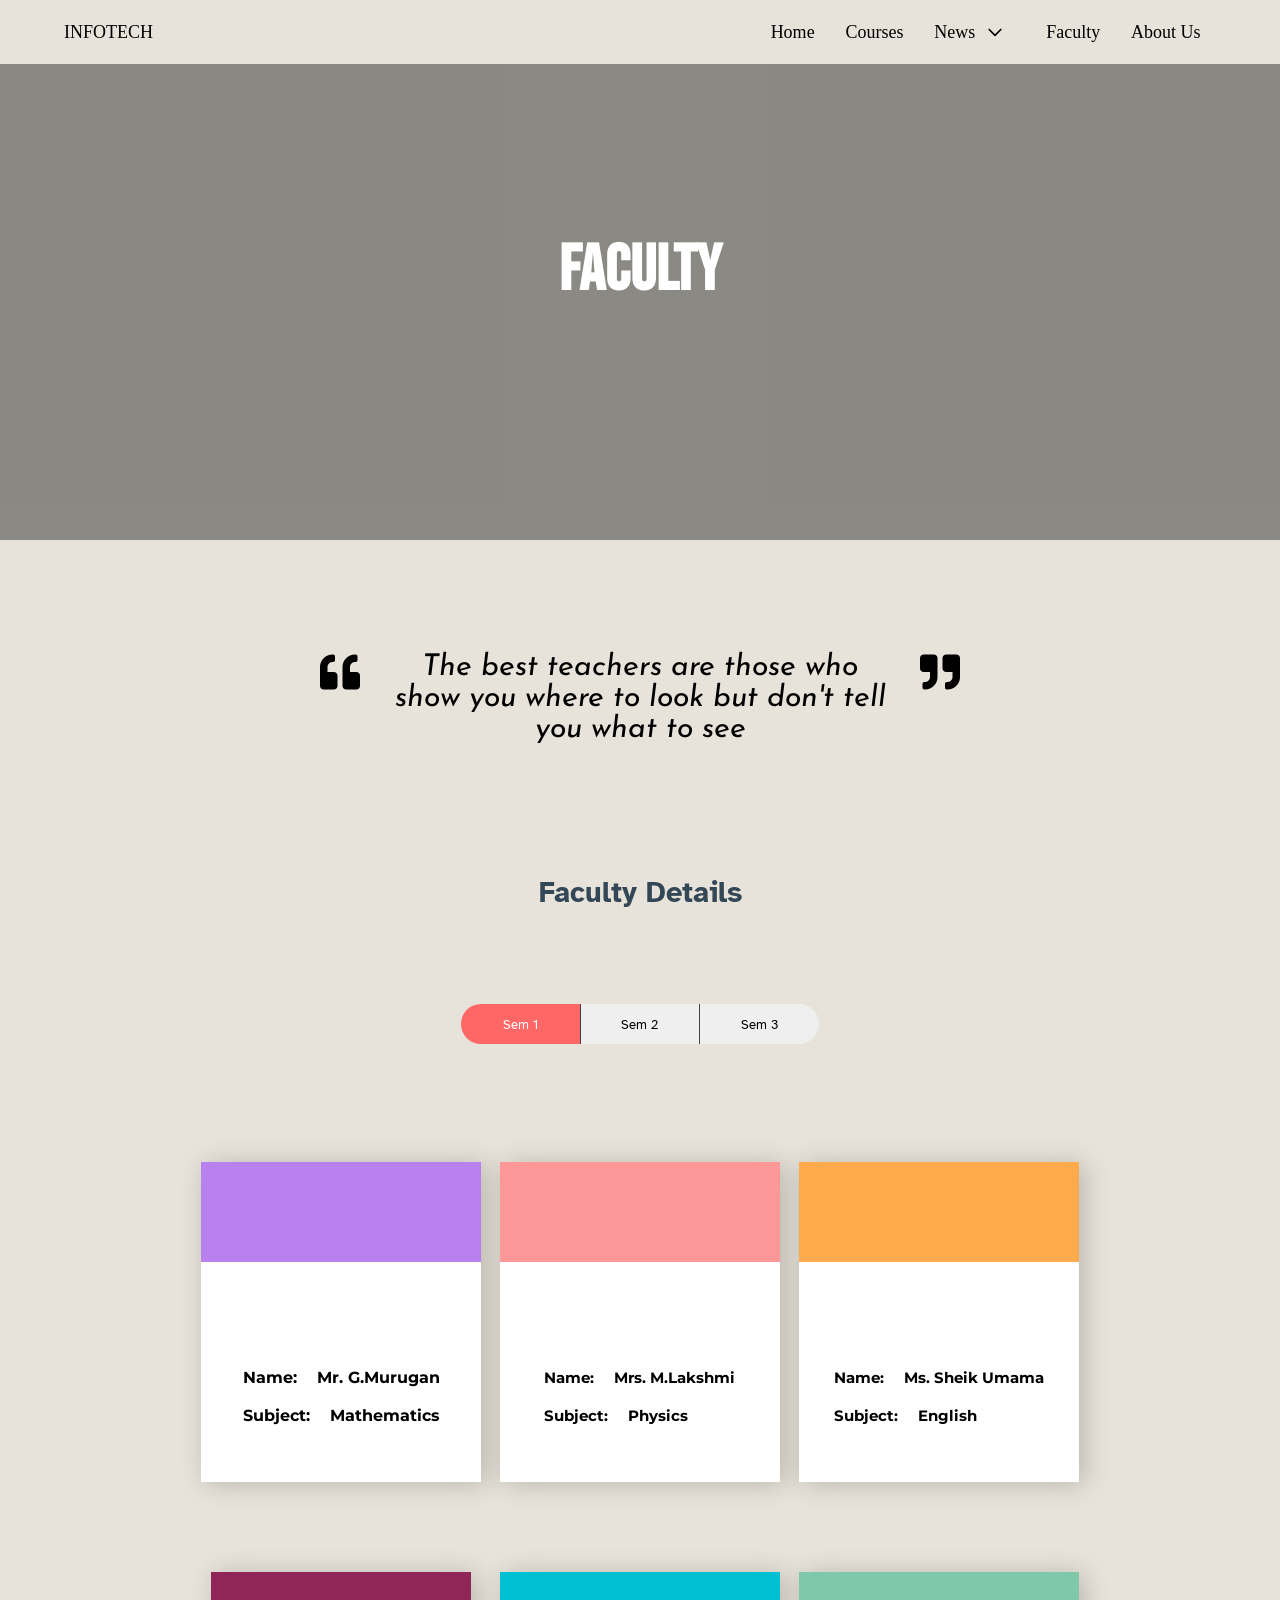
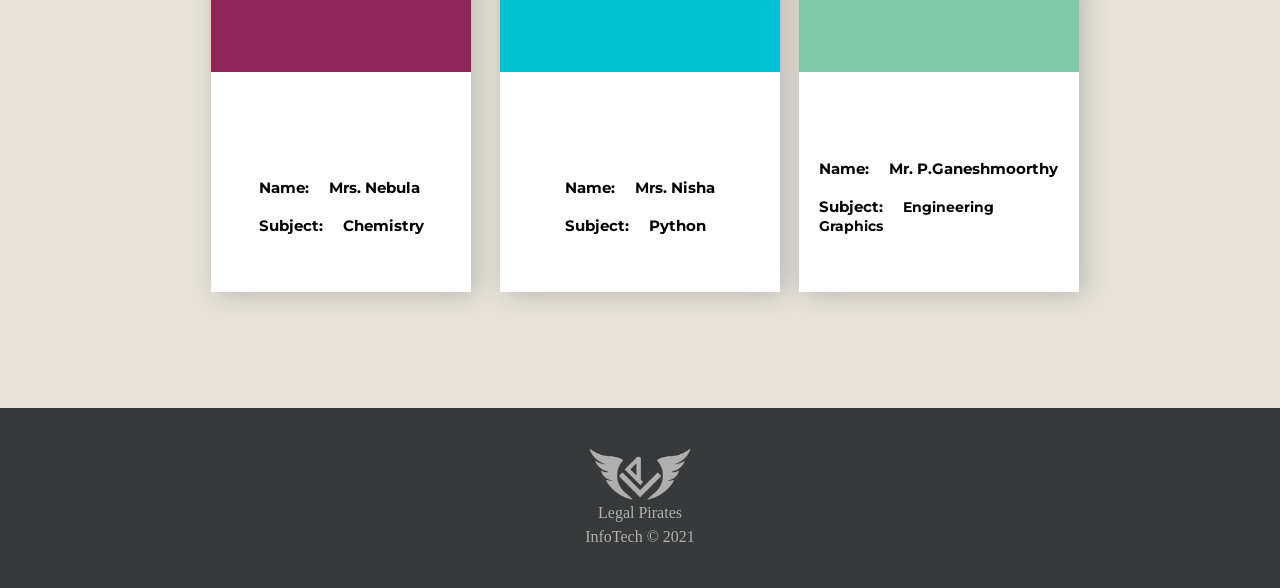
<file: faculty/faculty.html>
<!DOCTYPE html>
<html lang="en">

<head>
	<meta charset="UTF-8">
	<meta http-equiv="X-UA-Compatible" content="IE=edge">
	<meta name="viewport" content="width=device-width, initial-scale=1.0">
	<link rel="shortcut icon" href="../CIT_LOGO.jpg" type="image/x-icon">
	<link href="https://fonts.googleapis.com/css2?family=Palette+Mosaic&display=swap" rel="stylesheet">
	<link href="https://fonts.googleapis.com/css2?family=Roboto:ital@1&display=swap" rel="stylesheet">
	<link href="https://fonts.googleapis.com/css2?family=Atkinson+Hyperlegible&display=swap" rel="stylesheet">
	<link href="https://fonts.googleapis.com/css2?family=Montserrat:wght@600&display=swap" rel="stylesheet">
	<link href="https://fonts.googleapis.com/css2?family=Anton&display=swap" rel="stylesheet">
	<link href="https://fonts.googleapis.com/css2?family=Source+Code+Pro:wght@500&display=swap" rel="stylesheet">
	<link href="https://fonts.googleapis.com/css2?family=Anton&family=Montserrat:ital@1&display=swap" rel="stylesheet">
	<link href="https://fonts.googleapis.com/css2?family=Anton&family=Dancing+Script&display=swap" rel="stylesheet">
	<link href="https://fonts.googleapis.com/css2?family=Anton&family=Bebas+Neue&display=swap" rel="stylesheet">
	<link href="https://fonts.googleapis.com/css2?family=Anton&family=Josefin+Sans:ital@1&display=swap"
		rel="stylesheet">
		<link rel="stylesheet" href="https://cdnjs.cloudflare.com/ajax/libs/font-awesome/5.15.4/css/all.min.css" integrity="sha512-1ycn6IcaQQ40/MKBW2W4Rhis/DbILU74C1vSrLJxCq57o941Ym01SwNsOMqvEBFlcgUa6xLiPY/NS5R+E6ztJQ==" crossorigin="anonymous" referrerpolicy="no-referrer" />
	<link rel="stylesheet" href="./faculty.css">
	<link rel="stylesheet" href="../styles.common.css">
	<title>Faculty</title>
</head>

<body>
	<div class="container">
		<header class="nav-container">
			<nav class="navbar">
				<span>INFOTECH</span>
				<ul class="navlink-container">
					<li class="nav-link"><a href="../index.html">Home</a></li>
					<li class="nav-link"><a href="../courses/course.html">Courses</a></li>
					<li class="nav-link news-li">
						<a href="../news/news.html">News</a><svg xmlns="http://www.w3.org/2000/svg" class="h-6 w-6"
							fill="none" viewBox="0 0 24 24" stroke="currentColor">
							<path stroke-linecap="round" stroke-linejoin="round" stroke-width="2" d="M19 9l-7 7-7-7" />
						</svg>
						<div class="news-dropdown">
							<a href="../news/news.html#tech">TECH</a><a href="../news.html#general">GENERAL</a><a
								href="../news.html#cc">CARRIER
								COMPASS</a>
						</div>
					</li>
					<li class="nav-link">
						<a href="./faculty.html">Faculty</a>
					</li>
					<li class="nav-link">
						<a href="../aboutus/aboutus.html">About Us</a>
					</li>
				</ul>
			</nav>
		</header>

		<section class="header">
			<section class="img-1">
				<h1 class="title">Faculty</h1>


			</section>
			<div class="quote">
				<i class="fa fa-quote-left" aria-hidden="true" style="margin-right: 2rem; font-size: 40px;"></i>
				<p><i>The best teachers are those who show you where to look but don't tell you what to see</i> </p> <i
					class="fa fa-quote-right" aria-hidden="true" style="margin-left: 2rem; font-size: 40px;"></i>

			</div>




			<br>
			<h1 class="faculty-details"><span class="border">Faculty Details</span></h1>
			<section class="btn ">
				<button class="scroll-content color" id="card-1">
					Sem 1
				</button>
				<button class="scroll-content" id="card-2">
					Sem 2
				</button>
				<button class="scroll-content" id="card-3">
					Sem 3
				</button>

			</section>



			<section>
				<div class="container-2 show card-1-content container-grid1">

					<div class="box1 shadow ">

						<div class="img-container1">
							<!-- <img class="img-circle" src="../resources/Screenshot (53).png" alt="">  -->

						</div>



						<div class="details">
							<div class="d2">

								<h4>Name:<span style="margin-left: 20px;">Mr. G.Murugan</span></h4>
								<br />
								<h4>Subject:<span style="margin-left: 20px;">Mathematics</span></h4>




								<br>
								<br>
								<br>




							</div>

						</div>

					</div>

					<div class="box2 shadow ">
						<div class="img-container2">
							<!-- <img class="img-circle" src="../resources/Screenshot (53).png" alt="">  -->

						</div>



						<div class="details">
							<div class="d2">

								<h4>Name:<span style="margin-left: 20px;">Mrs. M.Lakshmi</span></h4>
								<br>
								<h4>Subject:<span style="margin-left: 20px;">Physics</span></h4>



								<br>
								<br>
								<br>




							</div>

						</div>
					</div>

					<div class="box3 shadow ">

						<div class="img-container3">
							<!-- <img class="img-circle" src="../resources/Screenshot (53).png" alt="">  -->

						</div>

						<div class="details">
							<div class="d2">

								<h4>Name:<span style="margin-left: 20px;">Ms. Sheik Umama</span></h4>
								<br>

								<h4>Subject:<span style="margin-left: 20px;">English</span></h4>


								<br>
								<br>
								<br>




							</div>
						</div>
					</div>

					<div class="box4 shadow ">

						<div class="img-container4">
							<!-- <img class="img-circle" src="../resources/Screenshot (53).png" alt="">  -->

						</div>

						<div class="details">
							<div class="d2">

								<h4>Name:<span style="margin-left: 20px;">Mrs. Nebula</span></h4>
								<br />
								<h4>Subject:<span style="margin-left: 20px;">Chemistry</span></h4>


								<br>
								<br>
								<br>




							</div>

						</div>
					</div>

					<div class="box5 shadow ">

						<div class="img-container5">
							<!-- <img class="img-circle" src="../resources/Screenshot (53).png" alt="">  -->

						</div>

						<div class="details">
							<div class="d2">

								<h4>Name:<span style="margin-left: 20px;">Mrs. Nisha</span></h4>
								<br>

								<h4>Subject:<span style="margin-left: 20px;">Python</span></h4>


								<br>
								<br>
								<br>




							</div>

						</div>
					</div>


					<div class="box6 shadow ">

						<div class="img-container6">
							<!-- <img class="img-circle" src="../resources/Screenshot (53).png" alt="">  -->

						</div>


						<div class="details">
							<div class="d2">

								<h4>Name:<span style="margin-left: 20px;">Mr. P.Ganeshmoorthy</span></h4>
								<br>
								<h4>Subject:<span class="eg">Engineering Graphics</span></h4>

								<br>
								<br>
								<br>




							</div>


						</div>

					</div>



				</div>
				<div class="container-2 card-2-content container-grid2">

					<div class="box7 shadow ">
						<div class="img-container12">
							<!-- <img class="img-circle" src="../resources/Screenshot (53).png" alt="">  -->

						</div>


						<div class="details">
							<div class="d2">

								<h4>Name:<span style="margin-left: 20px;">Mrs. Vijayalaksmi</span></h4>
								<br />
								<h4>Subject:<span style="margin-left: 20px;">Programming in C</span></h4>


								<br>
								<br>
								<br>




							</div>


						</div>


					</div>

					<div class="box8 shadow ">
						<div class="img-container11">
							<!-- <img class="img-circle" src="../resources/Screenshot (53).png" alt="">  -->

						</div>

						<div class="details">
							<div class="d2">

								<h4>Name:<span style="margin-left: 20px;">Mrs. Brindha</span></h4>
								<br />
								<h4>Subject:<span style="margin-left: 20px;">ITE</span></h4>


								<br>
								<br>
								<br>




							</div>

						</div>

					</div>

					<div class="box9 shadow ">

						<div class="img-container9">
							<!-- <img class="img-circle" src="../resources/Screenshot (53).png" alt="">  -->

						</div>

						<div class="details">
							<div class="d2">

								<h4>Name:<span style="margin-left: 20px;">Ms. Sheik Umama</span></h4>
								<br>

								<h4>Subject:<span style="margin-left: 20px;">English</span></h4>


								<br>
								<br>
								<br>




							</div>
						</div>
					</div>

					<div class="box10 shadow ">
						<div class="img-container7">
							<!-- <img class="img-circle" src="../resources/Screenshot (53).png" alt="">  -->

						</div>



						<div class="details">
							<div class="d2">

								<h4>Name:<span style="margin-left: 20px;">Mr. G.Murugan</span></h4>
								<br />
								<h4>Subject:<span style="margin-left: 20px;">Mathematics</span></h4>


								<br>
								<br>
								<br>




							</div>

						</div>



					</div>

					<div class="box11 shadow ">
						<div class="img-container8">
							<!-- <img class="img-circle" src="../resources/Screenshot (53).png" alt="">  -->

						</div>



						<div class="details">
							<div class="d2">

								<h4>Name:<span style="margin-left: 20px;">Mrs. M.lakshmi</span></h4>
								<br />
								<h4>Subject:<span style="margin-left: 20px;">Physics</span></h4>


								<br>
								<br>
								<br>




							</div>

						</div>


					</div>


					<div class="box12 shadow ">
						<div class="img-container10">
							<!-- <img class="img-circle" src="../resources/Screenshot (53).png" alt="">  -->

						</div>

						<div class="details">
							<div class="d2">

								<h4>Name:<span style="margin-left: 20px;">Mr. C.Poun Doss</span></h4>
								<br />
								<h4>Subject:<span style="margin-left: 20px;">BEEME</span></h4>


								<br>
								<br>
								<br>




							</div>

						</div>




					</div>



				</div>
				<div class="container-2 card-3-content container-grid3">

					<div class="box13 shadow ">


						<div class="img-container13">
							<!-- <img class="img-circle" src="../resources/Screenshot (53).png" alt="">  -->

						</div>



						<div class="details">
							<div class="d2">

								<h4>Name:<span style="margin-left: 20px;">Mr. C.Poun Doss</span></h4>
								<br />
								<h4>Subject:<span style="margin-left: 20px;">ADC</span></h4>


								<br>
								<br>
								<br>




							</div>

						</div>

					</div>

					<div class="box14 shadow ">
						<div class="img-container14">
							<!-- <img class="img-circle" src="../resources/Screenshot (53).png" alt="">  -->

						</div>



						<div class="details">
							<div class="d2">

								<h4>Name:<span style="margin-left: 20px;">Mrs Sabareeswari</span></h4>
								<br />
								<h4>Subject:<span style="margin-left: 20px;">DPSD</span></h4>


								<br>
								<br>
								<br>




							</div>

						</div>
					</div>

					<div class="box15 shadow">

						<div class="img-container15">
							<!-- <img class="img-circle" src="../resources/Screenshot (53).png" alt="">  -->

						</div>

						<div class="details">
							<div class="d2">

								<h4>Name:<span style="margin-left: 20px;">Mr. G.Senthil Kumar</span></h4>
								<br />
								<h4>Subject:<span style="margin-left: 20px;">OOP</span></h4>


								<br>
								<br>
								<br>




							</div>
						</div>
					</div>

					<div class="box16 shadow ">

						<div class="img-container16">
							<!-- <img class="img-circle" src="../resources/Screenshot (53).png" alt="">  -->

						</div>

						<div class="details">
							<div class="d2">

								<h4>Name:<span style="margin-left: 20px;">Mrs. P.Kamala</span></h4>
								<br />
								<h4>Subject:<span style="margin-left: 20px;">Mathematics</span></h4>


								<br>
								<br>
								<br>




							</div>

						</div>
					</div>

					<div class="box17 shadow ">

						<div class="img-container17">
							<!-- <img class="img-circle" src="../resources/Screenshot (53).png" alt="">  -->

						</div>

						<div class="details">
							<div class="d2">

								<h4>Name:<span style="margin-left: 20px;">Mr. Dinesh</span></h4>
								<br />
								<h4>Subject:<span style="margin-left: 20px;">Technical Training</span></h4>


								<br>
								<br>
								<br>




							</div>

						</div>
					</div>


					<div class="box18 shadow ">

						<div class="img-container18">
							<!-- <img class="img-circle" src="../resources/Screenshot (53).png" alt="">  -->

						</div>


						<div class="details">
							<div class="d2">

								<h4>Name:<span style="margin-left: 20px;">Mr. Manickavasagam</span></h4>
								<br />
								<h4>Subject:<span style="margin-left: 20px;">Aptitude</span></h4>


								<br>
								<br>
								<br>




							</div>


						</div>

					</div>



				</div>


			</section>

			<footer>
				<img draggable="false" draggable="false" class="lp_logo" src="../Logo_5.png" alt="lp Logo" />
				<a>Legal Pirates</a>
				<p>InfoTech &copy 2021</p>
			</footer>



	</div>


	<script src="faculty.js"></script>
	<script src="../nav.js"></script>
</body>

</html>
</file>
<file: faculty/faculty.css>
* {
	padding: 0;
	margin: 0;
	box-sizing: border-box;
}

.title {
	color: rgb(255, 255, 255);
	font-size: 4rem;
	z-index: 5;
	font-family: 'Bebas Neue', cursive;
	/* transform: translate(-50%,-50%); */
}

.nav-container {
	background-color: #e7e3da !important;
}

.header {
	background-color: #e7e3da;
}

.quote {
	display: flex;
	margin-left: auto;
	margin-right: auto;
	width: 50%;
	margin-top: 7rem;
	margin-bottom: 7rem;
	color: rgb(0, 0, 0);
	z-index: 6;
	font-family: 'Josefin Sans', sans-serif;
	font-size: 1.875rem;
	text-align: center;
}
.img-1 {
	position: relative;
	display: flex;

	align-items: center;
	justify-content: center;
	background: url('https://th.bing.com/th/id/R.c02e754b290f335ba288be95a9b1ba32?rik=aJxhyEvc%2bpHRDw&riu=http%3a%2f%2fwww.earnmydegree.com%2fsites%2fall%2ffiles%2fpublic%2fimages%2fshutterstock_123383902.jpg&ehk=K14C50OSRkUjQI6TZ%2bTjJfd%2b%2fOfXH7g%2bx6IR62Adi58%3d&risl=&pid=ImgRaw&r=0https://www.citchennai.edu.in/wp-content/themes/cit/images/profile-bg.jpg')
		bottom/cover;
	background-attachment: fixed;
	width: 100%;
	height: 60vh;
}
.img-1::after {
	content: '';
	position: absolute;
	top: 0;
	left: 0;
	height: 100%;
	width: 100%;
	/* background-color: rgba(46, 115, 204, 0.3); */
	/* background: -webkit-linear-gradient(rgba(29, 38, 113, 0.4), rgba(195, 55, 100, 0.4)); */
	background: rgba(0, 0, 0, 0.4);

	z-index: 0;
}
.btn {
	position: relative;
	display: inline-flex;
	width: 28vw;
	height: 40px;
	left: 36vw;
	right: 35vw;
	margin-top: 2.5cm;
	margin-bottom: 1cm;
}
.color {
	background-color: #ff6767;
	color: white;
}

.scroll-content {
	display: inline-block;
	width: 50%;
	cursor: pointer;
	font-family: 'Atkinson Hyperlegible', sans-serif;
}
#card-1 {
	border-radius: 20px 0px 0px 20px;
	border: 0px solid;
}
#card-2 {
	border-radius: 0px 0px 0px 0px;
	border: 0px solid;
	border-left: 1px solid #444444;
	border-right: 1px solid #444444;
}
#card-3 {
	border-radius: 0px 20px 20px 0px;
	border: 0px solid;
}
.btn-1 {
	border-bottom: 3px solid #f8361c;
}
.container-2 {
	margin-top: 5rem;
	position: relative;
	width: 70%;
	left: 15%;
	right: 15%;
	/* display: grid; */
	/* grid-template-areas: 
	"box1 box2 box3"
	"box4 box5 box6"; */
	justify-items: center;
	/* align-items: center; */
	grid-row-gap: 10vh;
	margin-bottom: 7.25rem;
	animation-name: cardanimation;
	animation-duration: 700ms;
}
.container-grid1 {
	display: grid;
	grid-template-areas:
		'box1 box2 box3'
		'box4 box5 box6';
}
.container-grid2 {
	display: grid;
	grid-template-areas:
		'box7 box8 box9'
		'box10 box11 box12';
}
.container-grid3 {
	display: grid;
	grid-template-areas:
		'box13 box14 box15'
		'box16 box17 box18';
}

.border {
	font-family: 'Atkinson Hyperlegible', sans-serif;
	color: #334756;
	font-size: 1.8rem;
	padding-bottom: 0px;
}
.faculty-details {
	text-align: center;

	padding-left: 0px;
}
.shadow {
	box-shadow: 5px 2px 25px 0px rgba(0, 0, 0, 0.2);
}
.box1:hover .details {
	height: 0;
	color: white;
}
.box1 {
	font-family: 'Montserrat', sans-serif;
	font-size: 16px;
	text-align: center;
	position: relative;
	grid-area: box1;
	height: 320px;
	width: 280px;
	background-color: #b980f0;
	transition: 300ms ease-in-out;
}
.box1:hover .details {
	height: 0;
	color: white;
}
.box2:hover .details {
	height: 0;
	color: white;
}
.box3:hover .details {
	height: 0;
	color: white;
}
.box4:hover .details {
	height: 0;
	color: white;
}
.box5:hover .details {
	height: 0;
	color: white;
}
.box6:hover .details {
	height: 0;
	color: white;
}
.box7:hover .details {
	height: 0;
	color: white;
}
.box8:hover .details {
	height: 0;
	color: white;
}
.box9:hover .details {
	height: 0;
	color: white;
}
.box10:hover .details {
	height: 0;
	color: white;
}
.box11:hover .details {
	height: 0;
	color: white;
}
.box12:hover .details {
	height: 0;
	color: white;
}
.box13:hover .details {
	height: 0;
	color: white;
}
.box14:hover .details {
	height: 0;
	color: white;
}
.box15:hover .details {
	height: 0;
	color: white;
}
.box16:hover .details {
	height: 0;
	color: white;
}
.box17:hover .details {
	height: 0;
	color: white;
}
.box18:hover .details {
	height: 0;
	color: white;
}
.box1:hover,
.box2:hover,
.box3:hover,
.box4:hover,
.box5:hover,
.box6:hover,
.box7:hover,
.box8:hover,
.box9:hover,
.box10:hover,
.box11:hover,
.box12:hover,
.box13:hover,
.box14:hover,
.box15:hover,
.box16:hover,
.box17:hover,
.box18:hover {
	transform: scale(1.05);
	box-shadow: 5px 5px 50px 0px rgba(0, 0, 0, 0.3);
}

.box2 {
	font-family: 'Montserrat', sans-serif;
	font-size: 15px;
	position: absolute;
	text-align: center;
	grid-area: box2;
	height: 320px;
	min-width: 280px;
	background-color: #fe9898;
	transition: 300ms ease-in-out;
}
.box3 {
	font-family: 'Montserrat', sans-serif;
	font-size: 15px;
	position: relative;
	text-align: center;
	background-color: #ffaa4c;
	grid-area: box3;
	min-height: 320px;
	min-width: 280px;

	transition: 300ms ease-in-out;
}
.box4 {
	font-family: 'Montserrat', sans-serif;
	font-size: 15px;
	position: relative;
	text-align: center;
	background-color: #8e2657;
	grid-area: box4;
	min-height: 300px;
	min-width: 260px;
	transition: 300ms ease-in-out;
}
.box5 {
	font-family: 'Montserrat', sans-serif;
	font-size: 15px;
	position: relative;
	text-align: center;
	background-color: #00c1d4;
	grid-area: box5;
	min-height: 320px;
	min-width: 280px;

	transition: 300ms ease-in-out;
}
.box6 {
	font-family: 'Montserrat', sans-serif;
	font-size: 15px;
	position: relative;
	text-align: center;
	background-color: #7fc8a9;
	grid-area: box6;
	min-height: 320px;
	min-width: 280px;

	transition: 300ms ease-in-out;
}
.box7 {
	font-family: 'Montserrat', sans-serif;
	font-size: 15px;
	position: relative;
	text-align: center;
	background-color: #297f87;
	grid-area: box7;
	min-height: 320px;
	min-width: 280px;

	transition: 300ms ease-in-out;
}
.box8 {
	font-family: 'Montserrat', sans-serif;
	font-size: 15px;
	position: relative;
	text-align: center;
	background-color: #96baff;
	grid-area: box8;
	min-height: 320px;
	min-width: 280px;

	transition: 300ms ease-in-out;
}
.box9 {
	font-family: 'Montserrat', sans-serif;
	font-size: 15px;
	position: relative;
	text-align: center;
	background-color: #d54c4c;
	grid-area: box9;
	min-height: 320px;
	min-width: 280px;

	transition: 300ms ease-in-out;
}
.box10 {
	font-family: 'Montserrat', sans-serif;
	font-size: 15px;
	position: relative;
	text-align: center;
	background-color: #f08fc0;
	grid-area: box10;
	min-height: 320px;
	min-width: 280px;

	transition: 300ms ease-in-out;
}
.box11 {
	font-family: 'Montserrat', sans-serif;
	font-size: 15px;
	position: relative;
	text-align: center;
	background-color: #4c4c6d;
	grid-area: box11;
	min-height: 320px;
	min-width: 280px;

	transition: 300ms ease-in-out;
}
.box12 {
	font-family: 'Montserrat', sans-serif;
	font-size: 15px;
	position: relative;
	text-align: center;
	background-color: #185adb;
	grid-area: box12;
	min-height: 320px;
	min-width: 280px;

	transition: 300ms ease-in-out;
}
.box13 {
	font-family: 'Montserrat', sans-serif;
	font-size: 15px;
	position: relative;
	text-align: center;
	background-color: #865439;
	grid-area: box13;
	min-height: 320px;
	min-width: 280px;

	transition: 300ms ease-in-out;
}
.box14 {
	font-family: 'Montserrat', sans-serif;
	font-size: 15px;
	position: relative;
	text-align: center;
	background-color: #39a2db;
	grid-area: box14;
	min-height: 320px;
	min-width: 280px;

	transition: 300ms ease-in-out;
}
.box15 {
	font-family: 'Montserrat', sans-serif;
	font-size: 15px;
	position: relative;
	text-align: center;
	background-color: #c490e4;
	grid-area: box15;
	min-height: 320px;
	min-width: 280px;

	transition: 300ms ease-in-out;
}
.box16 {
	font-family: 'Montserrat', sans-serif;
	font-size: 15px;
	position: relative;
	text-align: center;
	background-color: #01937c;
	grid-area: box16;
	min-height: 320px;
	min-width: 280px;

	transition: 300ms ease-in-out;
}
.box17 {
	font-family: 'Montserrat', sans-serif;
	font-size: 15px;
	position: relative;
	text-align: center;
	background-color: #867ae9;
	grid-area: box17;
	min-height: 320px;
	min-width: 280px;

	transition: 300ms ease-in-out;
}
.box18 {
	font-family: 'Montserrat', sans-serif;
	font-size: 15px;
	position: relative;
	text-align: center;
	background-color: #f9b208;
	grid-area: box18;
	min-height: 320px;
	min-width: 280px;

	transition: 300ms ease-in-out;
}
.eg {
	margin-left: 20px;
	font-size: 14px;
}

.img-container1 {
	margin-top: 2rem;
	margin-left: auto;
	margin-right: auto;

	background: url('https://www.citchennai.edu.in/wp-content/uploads/2019/08/Murugn-Photo.jpg')
		top/cover;
	width: 130px;
	min-height: 130px;
	position: relative;
	border-radius: 100%;
	z-index: 1;
}
.img-container2 {
	margin-top: 2rem;
	margin-left: auto;
	margin-right: auto;

	background: url('https://www.pngitem.com/pimgs/m/146-1468479_my-profile-icon-blank-profile-picture-circle-hd.png')
		center/cover;
	width: 130px;
	min-height: 130px;
	position: relative;
	border-radius: 100%;
	z-index: 1;
}
.img-container3 {
	margin-top: 2rem;
	margin-left: auto;
	margin-right: auto;

	background: url('https://www.citchennai.edu.in/wp-content/uploads/2019/03/shaik-umama.jpg')
		top/cover;
	width: 130px;
	min-height: 130px;
	position: relative;
	border-radius: 100%;
	z-index: 1;
}
.img-container4 {
	margin-top: 2rem;
	margin-left: auto;
	margin-right: auto;

	background: url('https://www.citchennai.edu.in/wp-content/uploads/2019/03/nebula-evanjulan-1.jpg')
		top/cover;
	width: 130px;
	min-height: 130px;
	position: relative;
	border-radius: 100%;
	z-index: 1;
}
.img-container5 {
	margin-top: 2rem;
	margin-left: auto;
	margin-right: auto;

	background: url('https://www.citchennai.edu.in/wp-content/uploads/2020/10/Nisha.jpeg')
		top/cover;
	width: 130px;
	min-height: 130px;
	position: relative;
	border-radius: 100%;
	z-index: 1;
}
.img-container6 {
	margin-top: 2rem;
	margin-left: auto;
	margin-right: auto;

	background: url('https://www.citchennai.edu.in/wp-content/uploads/2021/02/Dr.Ganesamoorthy.jpg')
		top/cover;
	width: 130px;
	min-height: 130px;
	position: relative;
	border-radius: 100%;
	z-index: 1;
}
.img-container7 {
	margin-top: 2rem;
	margin-left: auto;
	margin-right: auto;

	background: url('https://www.citchennai.edu.in/wp-content/uploads/2019/08/Murugn-Photo.jpg')
		top/cover;
	width: 130px;
	min-height: 130px;
	position: relative;
	border-radius: 100%;
	z-index: 1;
}
.img-container8 {
	margin-top: 2rem;
	margin-left: auto;
	margin-right: auto;

	background: url('https://www.pngitem.com/pimgs/m/146-1468479_my-profile-icon-blank-profile-picture-circle-hd.png')
		center/cover;
	width: 130px;
	min-height: 130px;
	position: relative;
	border-radius: 100%;
	z-index: 1;
}
.img-container9 {
	margin-top: 2rem;
	margin-left: auto;
	margin-right: auto;

	background: url('https://www.citchennai.edu.in/wp-content/uploads/2019/03/shaik-umama.jpg')
		top/cover;
	width: 130px;
	min-height: 130px;
	position: relative;
	border-radius: 100%;
	z-index: 1;
}
.img-container10 {
	margin-top: 2rem;
	margin-left: auto;
	margin-right: auto;

	background: url('https://www.citchennai.edu.in/wp-content/uploads/2021/03/Paun-Dass.jpeg')
		top/cover;
	width: 130px;
	min-height: 130px;
	position: relative;
	border-radius: 100%;
	z-index: 1;
}
.img-container11 {
	margin-top: 2rem;
	margin-left: auto;
	margin-right: auto;

	background: url('https://www.citchennai.edu.in/wp-content/uploads/2020/01/Brindha.jpg')
		top/cover;
	width: 130px;
	min-height: 130px;
	position: relative;
	border-radius: 100%;
	z-index: 1;
}
.img-container12 {
	margin-top: 2rem;
	margin-left: auto;
	margin-right: auto;

	background: url('https://www.citchennai.edu.in/wp-content/uploads/2019/03/vijilakshmi.jpg')
		top/cover;
	width: 130px;
	min-height: 130px;
	position: relative;
	border-radius: 100%;
	z-index: 1;
}
.img-container13 {
	margin-top: 2rem;
	margin-left: auto;
	margin-right: auto;

	background: url('https://www.citchennai.edu.in/wp-content/uploads/2021/03/Paun-Dass.jpeg')
		top/cover;
	width: 130px;
	min-height: 130px;
	position: relative;
	border-radius: 100%;
	z-index: 1;
}
.img-container14 {
	margin-top: 2rem;
	margin-left: auto;
	margin-right: auto;

	background: url('https://www.pngitem.com/pimgs/m/146-1468479_my-profile-icon-blank-profile-picture-circle-hd.png')
		center/cover;
	width: 130px;
	min-height: 130px;
	position: relative;
	border-radius: 100%;
	z-index: 1;
}
.img-container15 {
	margin-top: 2rem;
	margin-left: auto;
	margin-right: auto;

	background: url('https://www.citchennai.edu.in/wp-content/uploads/2019/03/senthil-kumar-g.jpg')
		top/cover;
	width: 130px;
	min-height: 130px;
	position: relative;
	border-radius: 100%;
	z-index: 1;
}
.img-container16 {
	margin-top: 2rem;
	margin-left: auto;
	margin-right: auto;

	background: url('https://www.citchennai.edu.in/wp-content/uploads/2021/08/Kamal.jpeg')
		top/cover;
	width: 130px;
	min-height: 130px;
	position: relative;
	border-radius: 100%;
	z-index: 1;
}
.img-container17 {
	margin-top: 2rem;
	margin-left: auto;
	margin-right: auto;

	background: url('https://www.citchennai.edu.in/wp-content/uploads/2021/06/Dinesh.jpeg')
		top/cover;
	width: 130px;
	min-height: 130px;
	position: relative;
	border-radius: 100%;
	z-index: 1;
}
.img-container18 {
	margin-top: 2rem;
	margin-left: auto;
	margin-right: auto;

	background: url('https://www.pngitem.com/pimgs/m/146-1468479_my-profile-icon-blank-profile-picture-circle-hd.png')
		center/cover;
	width: 130px;
	min-height: 130px;
	position: relative;
	border-radius: 100%;
	z-index: 1;
}

.details {
	display: flex;
	justify-content: center;
	align-items: flex-end;
	position: absolute;
	width: 100%;
	bottom: 0;
	height: 220px;
	background-color: white;
	z-index: 0;
	transition: all 400ms ease-out;
	text-align: left;
	/* padding-bottom: 1vh;  */

	padding-right: 20px;
	padding-left: 20px;
}
.footer {
	background-color: rgb(44, 43, 43);
	height: 40vh;
}
/* switch */

.container-2 {
	display: none !important;
}
.show {
	display: grid !important;
}

@keyframes cardanimation {
	0% {
		transform: translateY(60px);
		opacity: 0.2;
	}
	100% {
		transform: translateY(0px);
		opacity: 1;
	}
}
@media (max-height: 800px) {
	.container-2 {
		margin-top: 5rem;
		position: relative;
		width: 80%;
		left: 10%;
		right: 10%;
		/* display: grid; */
		/* grid-template-areas: 
	   "box1 box2 box3"
	   "box4 box5 box6"; */
		justify-items: center;
		/* align-items: center; */
		grid-row-gap: 10vh;
		margin-bottom: 7.25rem;
		animation-name: cardanimation;
		animation-duration: 700ms;
	}
	.box1 {
		font-size: 14px;
		text-align: center;
		position: relative;
		grid-area: box1;
		height: 300px;
		width: 260px;
		background-color: #b980f0;
		transition: 300ms ease-in-out;
	}
	.box2 {
		font-family: 'Montserrat', sans-serif;
		font-size: 14px;
		position: absolute;
		text-align: center;
		grid-area: box2;
		height: 300px;
		min-width: 260px;
		background-color: #fe9898;
		transition: 300ms ease-in-out;
	}
	.box3 {
		font-size: 14px;
		position: relative;
		text-align: center;
		background-color: #ffaa4c;
		grid-area: box3;
		min-height: 300px;
		min-width: 260px;

		transition: 300ms ease-in-out;
	}
	.box4 {
		font-size: 14px;
		text-align: center;
		position: relative;
		grid-area: box4;
		min-height: 300px;
		min-width: 260px;
		background-color: #8e2657;
		transition: 300ms ease-in-out;
	}
	.box5 {
		font-family: 'Montserrat', sans-serif;
		font-size: 14px;
		position: relative;
		text-align: center;
		background-color: #00c1d4;
		grid-area: box5;
		min-height: 300px;
		min-width: 260px;

		transition: 300ms ease-in-out;
	}
	.box6 {
		font-family: 'Montserrat', sans-serif;
		font-size: 13px;
		position: relative;
		text-align: center;
		background-color: #7fc8a9;
		grid-area: box6;
		min-height: 300px;
		min-width: 260px;

		transition: 300ms ease-in-out;
	}
	.eg {
		margin-left: 5px;
	}
	.box7 {
		font-family: 'Montserrat', sans-serif;
		font-size: 14px;
		position: relative;
		text-align: center;
		grid-area: box7;
		min-height: 300px;
		min-width: 260px;
		background-color: #297f87;
		transition: 300ms ease-in-out;
	}
	.box8 {
		font-size: 14px;
		text-align: center;
		position: relative;
		grid-area: box8;
		min-height: 300px;
		min-width: 260px;
		background-color: #96baff;
		transition: 300ms ease-in-out;
	}
	.box9 {
		font-size: 14px;
		text-align: center;
		position: relative;
		grid-area: box9;
		min-height: 300px;
		min-width: 260px;
		background-color: #d54c4c;
		transition: 300ms ease-in-out;
	}

	.box10 {
		font-size: 14px;
		text-align: center;
		position: relative;
		grid-area: box10;
		min-height: 300px;
		min-width: 260px;
		background-color: #f08fc0;
		transition: 300ms ease-in-out;
	}
	.box11 {
		font-size: 14px;
		text-align: center;
		position: relative;
		grid-area: box11;
		min-height: 300px;
		min-width: 260px;
		background-color: #4c4c6d;
		transition: 300ms ease-in-out;
	}

	.box12 {
		font-size: 14px;
		text-align: center;
		position: relative;
		grid-area: box12;
		min-height: 300px;
		min-width: 260px;
		background-color: #185adb;
		transition: 300ms ease-in-out;
	}
	.box13 {
		font-size: 14px;
		text-align: center;
		position: relative;
		grid-area: box13;
		min-height: 300px;
		min-width: 260px;
		background-color: #865439;
		transition: 300ms ease-in-out;
	}
	.box14 {
		font-size: 14px;
		text-align: center;
		position: relative;
		grid-area: box14;
		min-height: 300px;
		min-width: 260px;
		background-color: #39a2db;
		transition: 300ms ease-in-out;
	}
	.box15 {
		font-size: 14px;
		text-align: center;
		position: relative;
		grid-area: box15;
		min-height: 300px;
		min-width: 260px;
		background-color: #c490e4;
		transition: 300ms ease-in-out;
	}
	.box16 {
		font-size: 14px;
		text-align: center;
		position: relative;
		grid-area: box16;
		min-height: 300px;
		min-width: 260px;
		background-color: #01937c;
		transition: 300ms ease-in-out;
	}
	.box17 {
		font-size: 14px;
		text-align: center;
		position: relative;
		grid-area: box17;
		min-height: 300px;
		min-width: 260px;
		background-color: #867ae9;
		transition: 300ms ease-in-out;
	}
	.box18 {
		font-size: 14px;
		text-align: center;
		position: relative;
		grid-area: box18;
		min-height: 300px;
		min-width: 260px;
		background-color: #f9b208;
		transition: 300ms ease-in-out;
	}
	.details {
		display: flex;
		justify-content: center;
		align-items: flex-end;
		position: absolute;

		width: 100%;
		bottom: 0;
		height: 200px;
		background-color: white;
		z-index: 0;
		transition: all 400ms ease-out;
		text-align: left;
		padding-right: 20px;
		padding-left: 20px;
	}
	.btn {
		height: 30px;
	}
}
</file>
<file: styles.common.css>
* {
	user-select: none;
}

.nav-container {
	position: absolute;
	z-index: 1;
	width: 100%;
	height: 4rem;
	display: flex;
	justify-content: center;
	background: whitesmoke;
	position: fixed;
	z-index: 20;
	transition: all 0.3s ease-in-out;
}

.navbar {
	display: flex;
	width: 90%;
	height: 100%;
	justify-content: space-between;
	align-items: center;
	font-weight: 500;
	font-size: large;
	background-color: inherit;
}

.navlink-container {
	display: flex;
	width: 40%;
	align-items: center;
	justify-content: space-around;
	list-style-type: none;
}

.nav-link:nth-child(3) {
	display: flex;
	justify-content: space-between;
}

.nav-link svg {
	width: 40px;
	padding: 0 10px;
	cursor: pointer;
	transition: all 0.3s ease-in-out;
}

.nav-link a {
	text-decoration: none;
	color: inherit;
}

.news-li {
	position: relative;
	align-items: center;
	height: 4rem;
}

.news-li:hover .news-dropdown {
	transform: translateY(0%);
}

.news-li:hover svg {
	transform: rotate(180deg);
}

.news-dropdown {
	position: absolute;
	left: -25px;
	width: 160%;
	bottom: -173px;
	transform: translateY(-150%);
	display: flex;
	flex-direction: column;
	background-color: whitesmoke;
	text-align: center;
	transition: all 0.5s ease-in-out;
	z-index: -5;
}

.news-dropdown a {
	width: 100%;
	padding: 10px 0;
	border-top: 1px solid #787a91;
	border-bottom: 1px solid #787a91;
}

.news-dropdown a:hover {
	background-color: #e1e5ea;
}

.news-dropdown a:nth-child(2) {
	border: none;
}

footer {
	width: 100%;
	height: 20vh;
	background-color: #37393a;
	display: flex;
	flex-direction: column;
	justify-content: center;
	align-items: center;
	color: rgba(255, 255, 255, 0.6);
	line-height: 1.5rem;
}

.lp_logo {
	width: 8%;
	opacity: 0.6;
}
</file>
